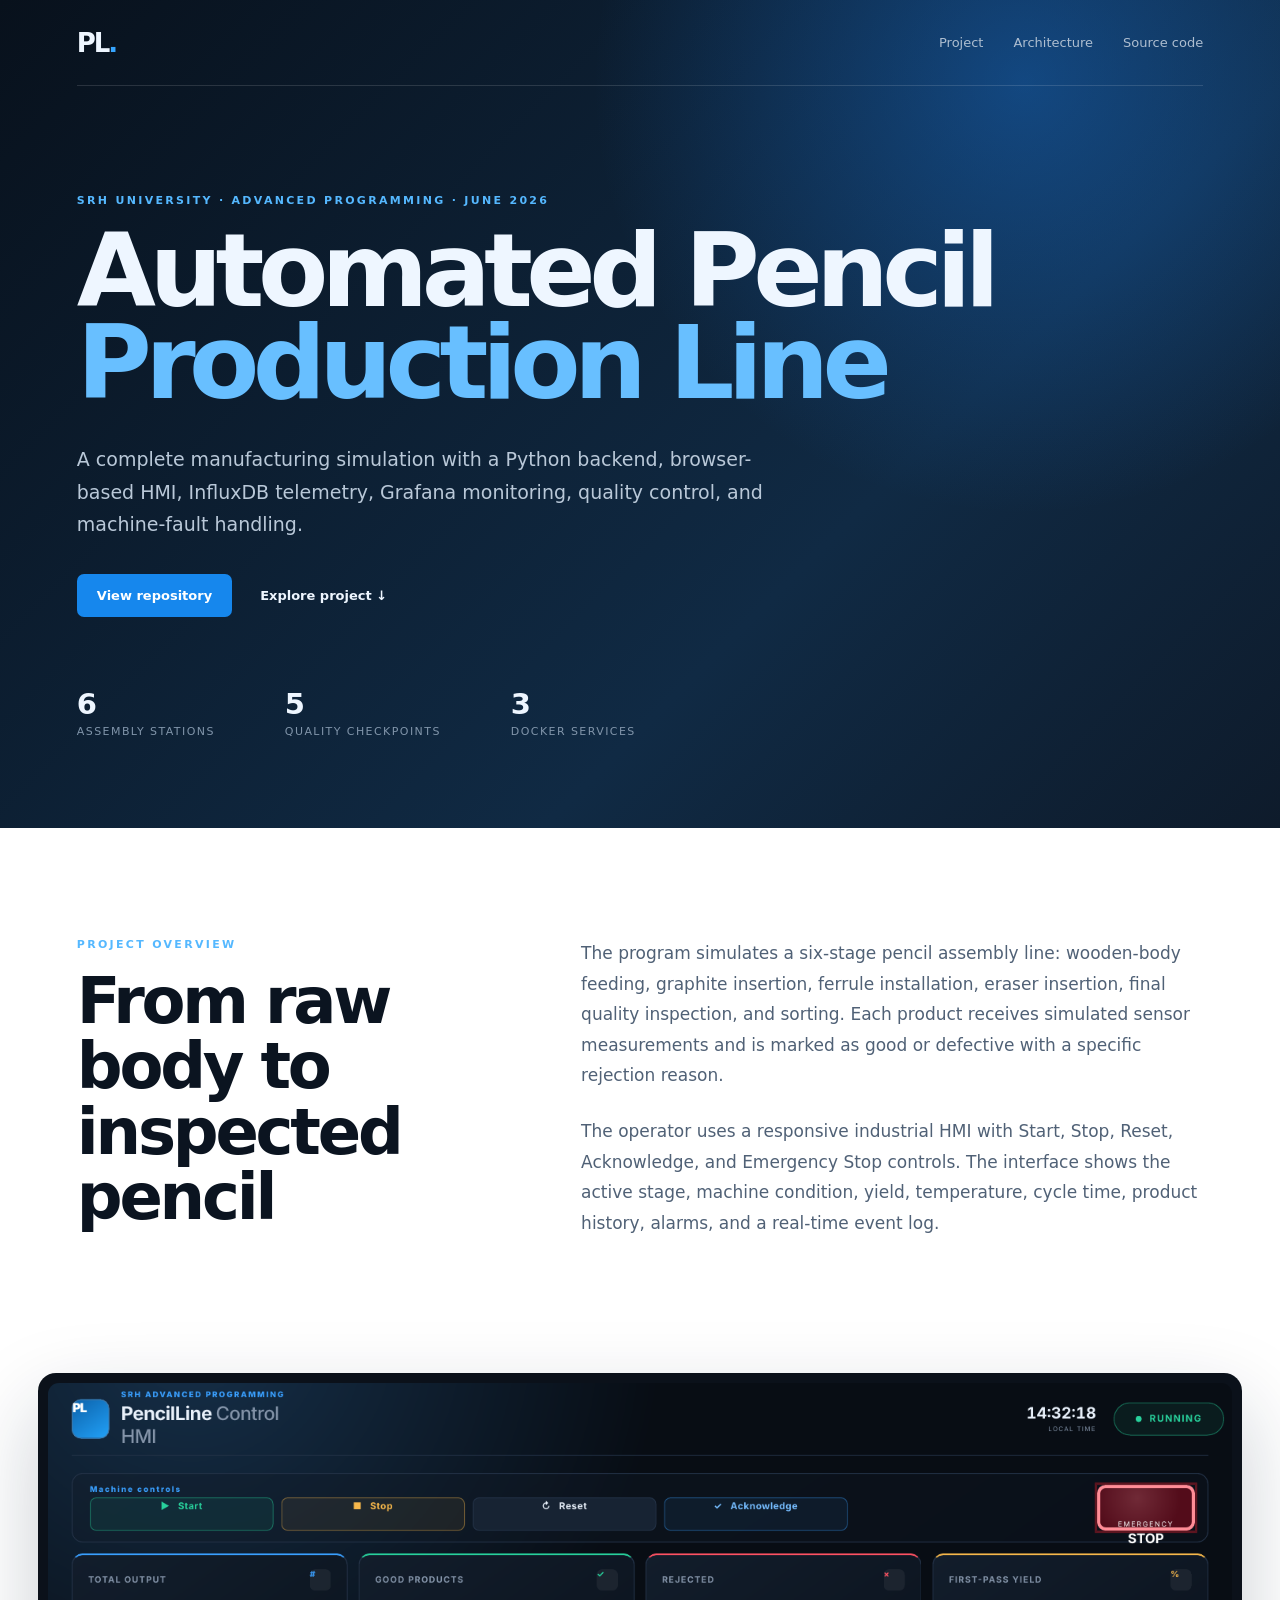
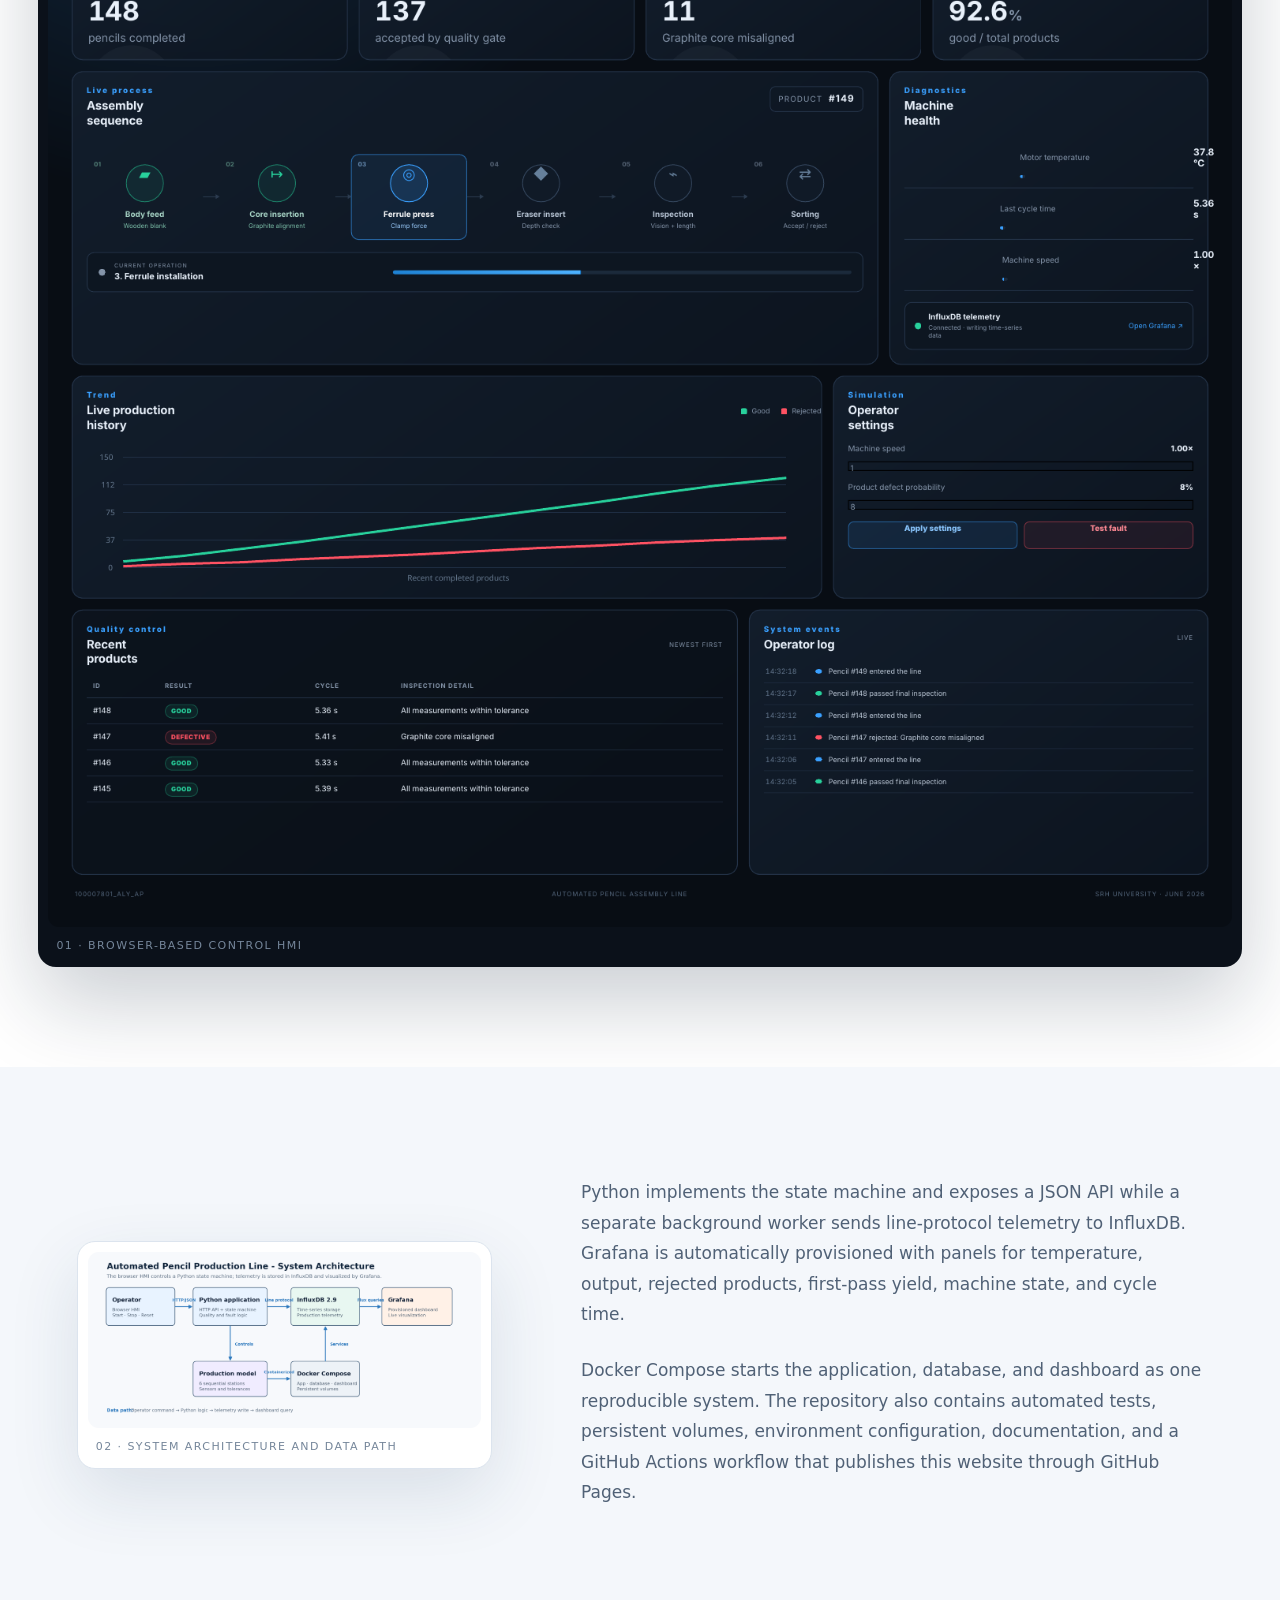
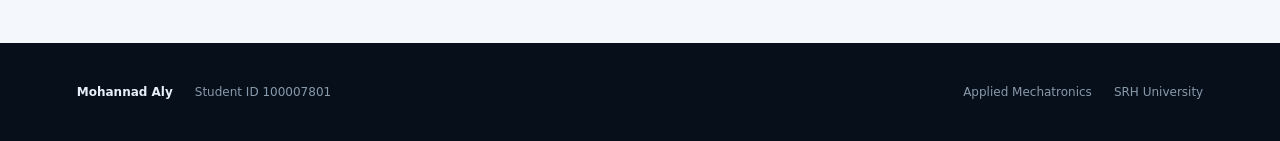
<file: website/index.html>
<!DOCTYPE html>
<html lang="en">
<head>
  <meta charset="UTF-8">
  <meta name="viewport" content="width=device-width, initial-scale=1.0">
  <meta name="description" content="Automated Pencil Production Line - SRH Advanced Programming Project">
  <title>Automated Pencil Production Line | Mohannad Aly</title>
  <link rel="stylesheet" href="style.css">
</head>
<body>
  <header class="hero">
    <nav><a class="logo" href="#top">PL<span>.</span></a><div><a href="#project">Project</a><a href="#architecture">Architecture</a><a href="https://github.com/mohannad275/100007801_Aly_AP">Source code</a></div></nav>
    <div class="hero-content" id="top">
      <p class="kicker">SRH UNIVERSITY · ADVANCED PROGRAMMING · JUNE 2026</p>
      <h1>Automated Pencil<br><span>Production Line</span></h1>
      <p class="lead">A complete manufacturing simulation with a Python backend, browser-based HMI, InfluxDB telemetry, Grafana monitoring, quality control, and machine-fault handling.</p>
      <div class="actions"><a class="primary" href="https://github.com/mohannad275/100007801_Aly_AP">View repository</a><a href="#project">Explore project ↓</a></div>
      <div class="meta"><div><strong>6</strong><span>Assembly stations</span></div><div><strong>5</strong><span>Quality checkpoints</span></div><div><strong>3</strong><span>Docker services</span></div></div>
    </div>
  </header>

  <main>
    <section class="intro" id="project">
      <div><p class="kicker">PROJECT OVERVIEW</p><h2>From raw body to inspected pencil</h2></div>
      <div class="copy">
        <p>The program simulates a six-stage pencil assembly line: wooden-body feeding, graphite insertion, ferrule installation, eraser insertion, final quality inspection, and sorting. Each product receives simulated sensor measurements and is marked as good or defective with a specific rejection reason.</p>
        <p>The operator uses a responsive industrial HMI with Start, Stop, Reset, Acknowledge, and Emergency Stop controls. The interface shows the active stage, machine condition, yield, temperature, cycle time, product history, alarms, and a real-time event log.</p>
      </div>
    </section>

    <section class="showcase">
      <div class="image-card"><img src="images/hmi_dashboard.png" alt="Browser-based industrial HMI for the pencil production line"><span>01 · Browser-based control HMI</span></div>
    </section>

    <section class="architecture" id="architecture">
      <div class="copy">
        <p>Python implements the state machine and exposes a JSON API while a separate background worker sends line-protocol telemetry to InfluxDB. Grafana is automatically provisioned with panels for temperature, output, rejected products, first-pass yield, machine state, and cycle time.</p>
        <p>Docker Compose starts the application, database, and dashboard as one reproducible system. The repository also contains automated tests, persistent volumes, environment configuration, documentation, and a GitHub Actions workflow that publishes this website through GitHub Pages.</p>
      </div>
      <div class="image-card light"><img src="images/system_architecture.png" alt="System architecture diagram"><span>02 · System architecture and data path</span></div>
    </section>
  </main>

  <footer><div><strong>Mohannad Aly</strong><span>Student ID 100007801</span></div><div><span>Applied Mechatronics</span><span>SRH University</span></div></footer>
</body>
</html>
</file>
<file: website/style.css>
:root { --ink:#0b1420; --muted:#607087; --blue:#1473e6; --line:#dce4ee; --paper:#f4f7fb; }
*{box-sizing:border-box} html{scroll-behavior:smooth} body{margin:0;color:var(--ink);font-family:Inter,ui-sans-serif,system-ui,-apple-system,"Segoe UI",sans-serif;background:white} a{color:inherit;text-decoration:none}
.hero{min-height:92vh;color:#eef6ff;background:radial-gradient(circle at 80% 10%,rgba(25,119,223,.42),transparent 34%),linear-gradient(135deg,#08111c,#102a44 65%,#0e1b2b);padding:0 max(6vw,36px)}
nav{height:86px;display:flex;align-items:center;justify-content:space-between;border-bottom:1px solid rgba(255,255,255,.13)} nav>div{display:flex;gap:30px;font-size:13px;color:#aebed0}.logo{font-size:26px;font-weight:900;letter-spacing:-.08em}.logo span{color:#36a5ff}
.hero-content{max-width:1150px;padding:12vh 0 8vh}.kicker{margin:0 0 18px;color:#55b8ff;font-size:11px;letter-spacing:.21em;font-weight:800}.hero h1{margin:0;font-size:clamp(58px,8vw,118px);line-height:.9;letter-spacing:-.065em}.hero h1 span{color:#68bfff}.lead{max-width:720px;margin:34px 0 0;color:#b9c8d8;font-size:19px;line-height:1.7}.actions{display:flex;gap:28px;align-items:center;margin-top:34px;font-size:13px;font-weight:700}.actions .primary{padding:14px 20px;border-radius:7px;background:#1687ed;color:white}.meta{display:flex;gap:70px;margin-top:70px}.meta div{display:grid}.meta strong{font-size:29px}.meta span{color:#8195aa;font-size:11px;margin-top:4px;text-transform:uppercase;letter-spacing:.13em}
main{overflow:hidden}.intro,.architecture{display:grid;grid-template-columns:.8fr 1.2fr;gap:7vw;padding:110px max(6vw,36px)} h2{margin:0;font-size:clamp(38px,5vw,66px);line-height:1.02;letter-spacing:-.05em}.copy{font-size:17px;line-height:1.8;color:#506176}.copy p{margin:0 0 25px}.showcase{padding:0 max(3vw,20px) 100px}.image-card{padding:10px;background:#0b111a;border-radius:18px;box-shadow:0 35px 85px rgba(13,32,54,.22)}.image-card img{display:block;width:100%;border-radius:11px}.image-card span{display:block;color:#75869a;padding:12px 8px 5px;font-size:11px;letter-spacing:.13em;text-transform:uppercase}.architecture{background:var(--paper);align-items:center}.architecture .copy{order:2}.architecture .image-card{order:1}.image-card.light{background:white;border:1px solid var(--line);box-shadow:0 25px 70px rgba(25,54,87,.12)}
footer{display:flex;justify-content:space-between;padding:42px max(6vw,36px);background:#07101a;color:#8899ab;font-size:12px}footer div{display:flex;gap:22px}footer strong{color:#e7f1fb}
@media(max-width:800px){nav>div{gap:14px}nav>div a:nth-child(2){display:none}.hero-content{padding-top:10vh}.meta{gap:25px}.intro,.architecture{grid-template-columns:1fr;padding-top:75px;padding-bottom:75px}.architecture .copy,.architecture .image-card{order:initial}.copy{font-size:15px}footer{display:block}footer div{margin:8px 0;flex-wrap:wrap}}
</file>
